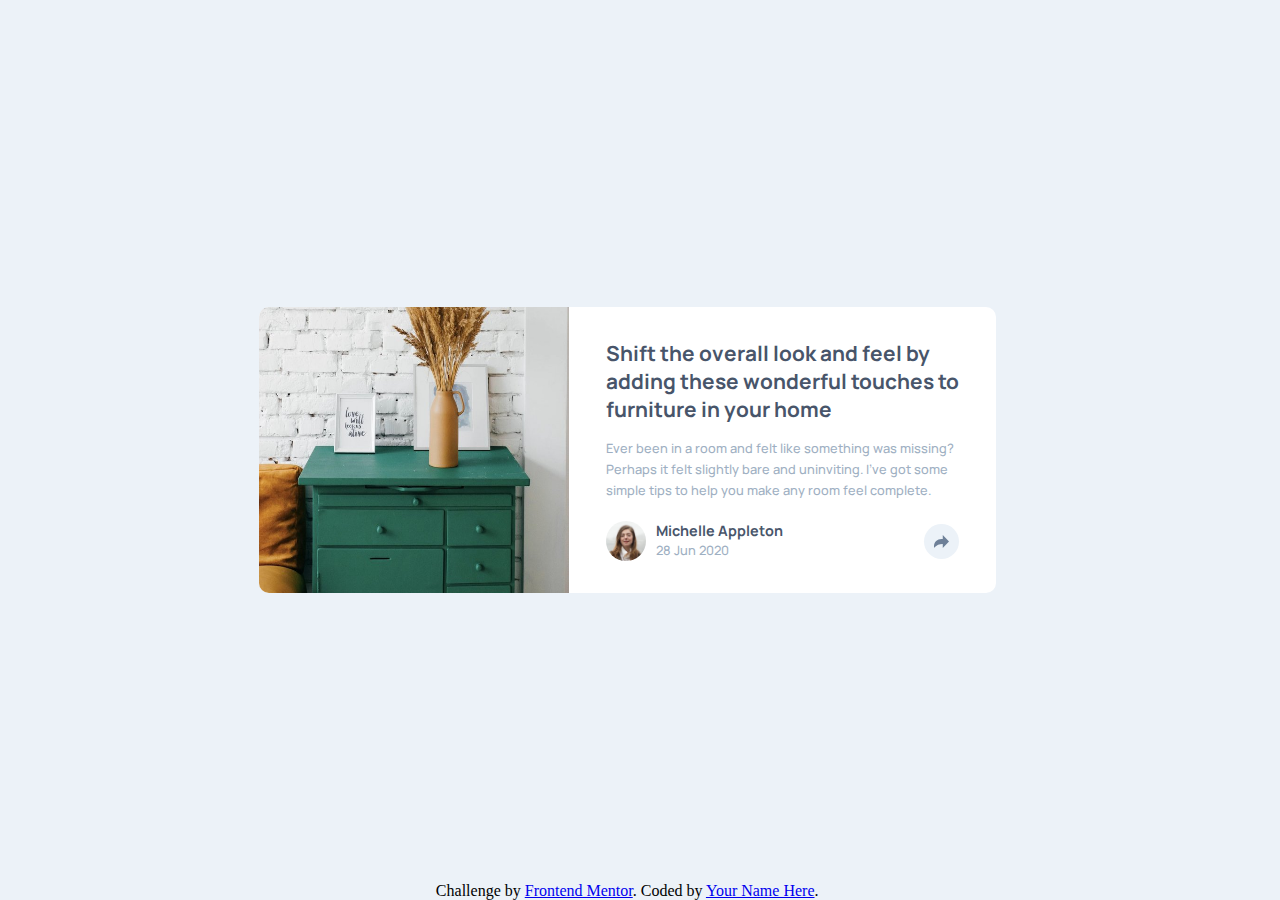
<file: article-preview-component-master/index.html>
<!DOCTYPE html>
<html lang="en">

<head>
  <meta charset="UTF-8">
  <meta name="viewport" content="width=device-width, initial-scale=1.0">
  <link rel="icon" type="image/png" sizes="32x32" href="./images/favicon-32x32.png">
  <title>Frontend Mentor | Article preview component</title>
  <link rel="stylesheet" href="style.css">
</head>

<body>
  <main>
    <div id="imgPrincip">
        <img src="images/drawers.jpg" alt="">
    </div>
    <section>
      <h1>
        Shift the overall look and feel by <br>
        adding these wonderful  touches to <br> 
        furniture in your home
      </h1>
      <p>
        Ever been in a room and felt like something was missing? <br>
        Perhaps it felt slightly bare and uninviting. I’ve got some <br>
        simple tips to help you make any room feel complete.
      </p>
      <footer id="atribuMain">
        <img id="iconMain" src="images/avatar-michelle.jpg" alt="img-girl">
        <div id="nameAtribu">
          <h2>Michelle Appleton</h2>
          <p>28 Jun 2020</p>
        </div>
        <div id="shareImg" onmouseenter="mostrarPopUp()" onmousedown="esconderPopUp()">
          <img src="images/icon-share.svg" alt="incon-share">
        </div>
      </footer>
      <div id="PopUp">
        SHARE
      </div>
    </section>
  </main>

  <footer id="attribution">
    Challenge by <a href="https://www.frontendmentor.io?ref=challenge" target="_blank">Frontend Mentor</a>.
    Coded by <a href="#">Your Name Here</a>.
  </footer>
  <script src="script.js"></script>
</body>

</html>
</file>
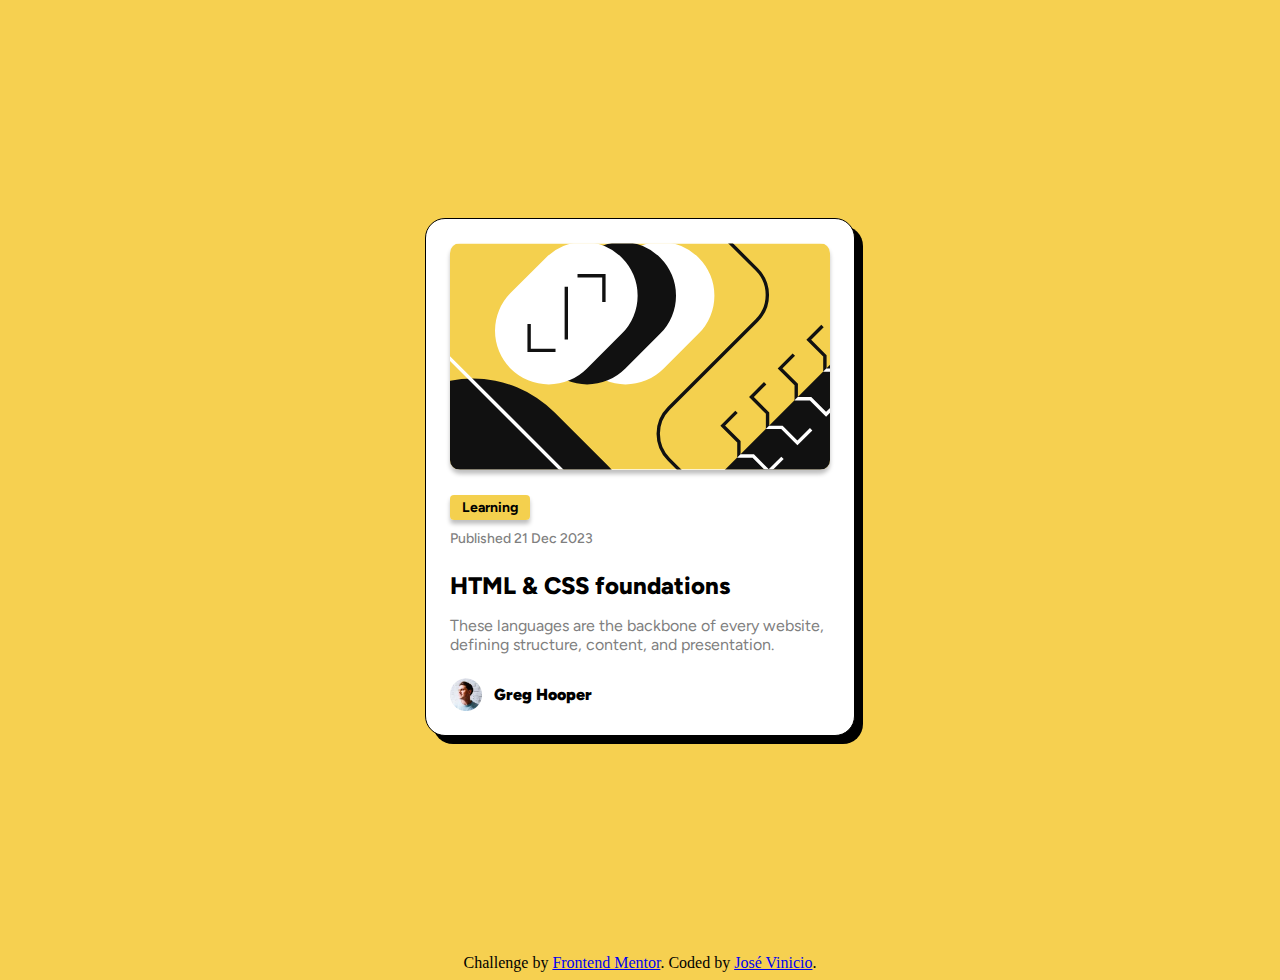
<file: blog-preview-card-main/index.html>
<!DOCTYPE html>
<html lang="en">
<head>
  <meta charset="UTF-8">
  <meta name="viewport" content="width=device-width, initial-scale=1.0">

  <link rel="icon" type="image/png" sizes="32x32" href="assets/images/favicon-32x32.png">
  <title>Frontend Mentor | Blog preview card</title>
  <link rel="stylesheet" href="design/css/style.css">

</head>
<body>
  <main>
    <img src="assets/images/illustration-article.svg" alt="">
    <h2>Learning</h2>
    <p id="p1">Published 21 Dec 2023</p>
    <h1>HTML & CSS foundations</h1>
    <p>These languages are the backbone of every website, defining structure, content, and presentation.</p>
    <div id="autor">
      <img src="assets/images/image-avatar.webp" alt="">
      <p><strong>Greg Hooper</strong></p>
    </div>
  </main>
    <footer>
      Challenge by <a href="https://www.frontendmentor.io?ref=challenge" target="_blank">Frontend Mentor</a>.
      Coded by <a href="https://github.com/JoseVinicioo" target="_blank">José Vinicio</a>.
    </footer>
</body>
</html>
</file>
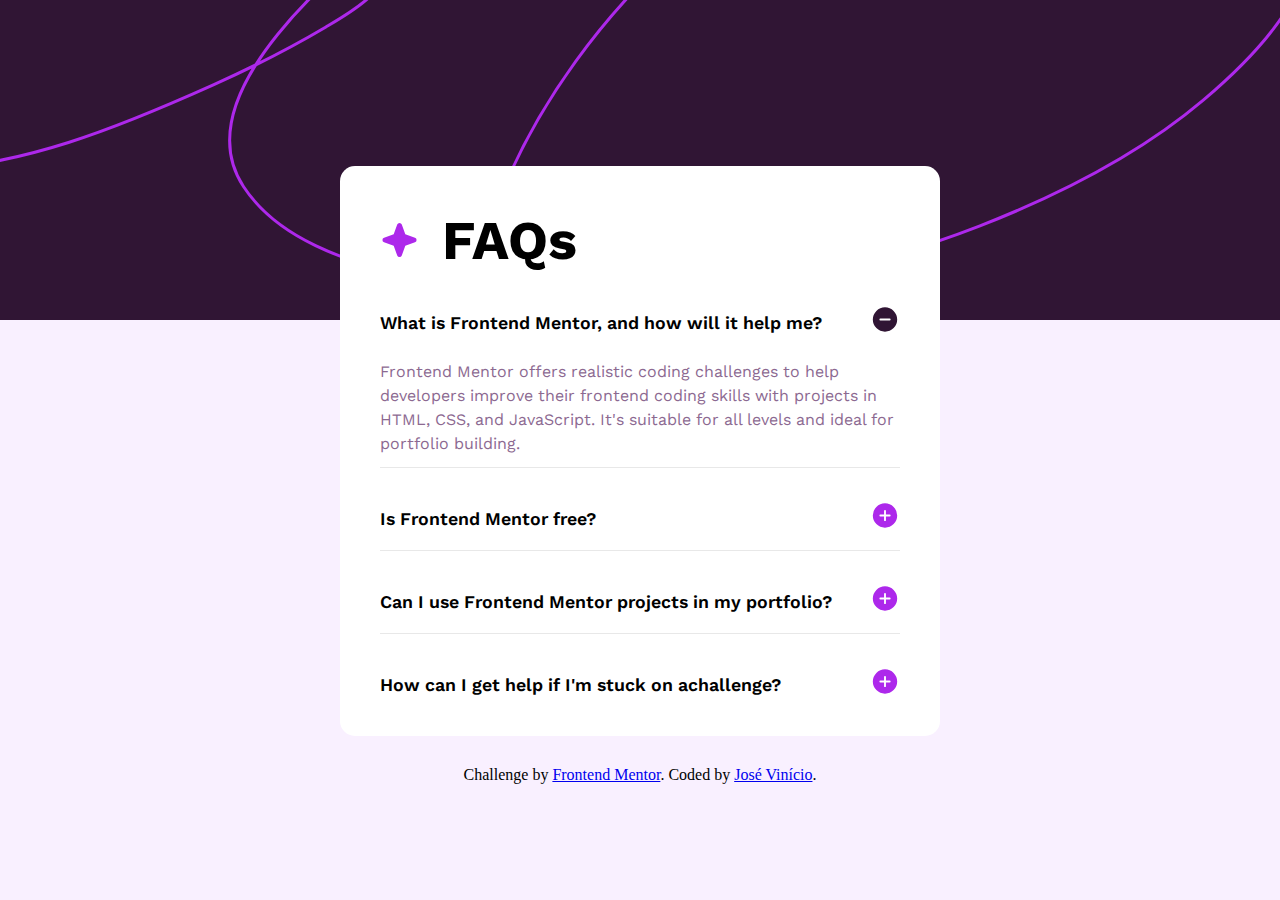
<file: faq-accordion-main/index.html>
<!DOCTYPE html>
<html lang="en">
<head>
  <meta charset="UTF-8">
  <meta name="viewport" content="width=device-width, initial-scale=1.0"> <!-- displays site properly based on user's device -->

  <link rel="icon" type="image/png" sizes="32x32" href="./assets/images/favicon-32x32.png">
  <link rel="stylesheet" href="style.css">
  <title>Frontend Mentor | FAQ accordion</title>
</head>
<body>
  <main>
    <header>
      <img src="assets/images/icon-star.svg" alt="">
      <h1>FAQs</h1>
    </header>
    <article>
      <div id="enco1" class="encolher" onclick="bt1()">
        <h2>What is Frontend Mentor, and how will it help me?</h2>
        <img class="imagens" id="image1" src="assets/images/icon-minus.svg" alt="img-minus">
      </div>
      <p id="box1" class="box visto">
        Frontend Mentor offers realistic coding challenges to help developers improve their
        frontend coding skills with projects in HTML, CSS, and JavaScript. It's suitable for
        all levels and ideal for portfolio building.
      </p>
    </article>
    <article>
      <div class="encolher" onclick="bt2()">
        <h2>Is Frontend Mentor free?</h2>
        <img class="imagens" id="image2" src="assets/images/icon-plus.svg" alt="img-plus">
      </div>
      <p id="box2" class="box ">
        Yes, Frontend Mentor offers both free and premium coding challenges, with the free
        option providing access to a range of projects suitable for all skill levels.
      </p>
    </article>
    <div class="encolher" onclick="bt3()">
      <h2>Can I use Frontend Mentor projects in my portfolio?</h2>
      <img class="imagens" id="image3" src="assets/images/icon-plus.svg" alt="img-plus">
    </div>
      <p id="box3" class="box ">
        Yes, you can use projects completed on Frontend Mentor in your portfolio. It's an excellent
        way to showcase your skills to potential employers!
      </p>
    <article>
      <div class="encolher" onclick="bt4()">
        <h2>How can I get help if I'm stuck on achallenge?</h2>
        <img class="imagens" id="image4" src="assets/images/icon-plus.svg" alt="img-plus">
      </div>
        <p id="box4" class="box ">
          The best place to get help is inside Frontend Mentor's Discord community. There's a help
          channel where you can ask questions and seek support from other community members.
        </p>
    </article>
  </main>

  
  <footer>
      Challenge by <a href="https://www.frontendmentor.io?ref=challenge" target="_blank">Frontend Mentor</a>.
      Coded by <a href="https://github.com/JoseVinicioo" target="_blank">José Vinício</a>.
  </footer>
  <script src="script.js"></script>
</body>
</html>
</file>
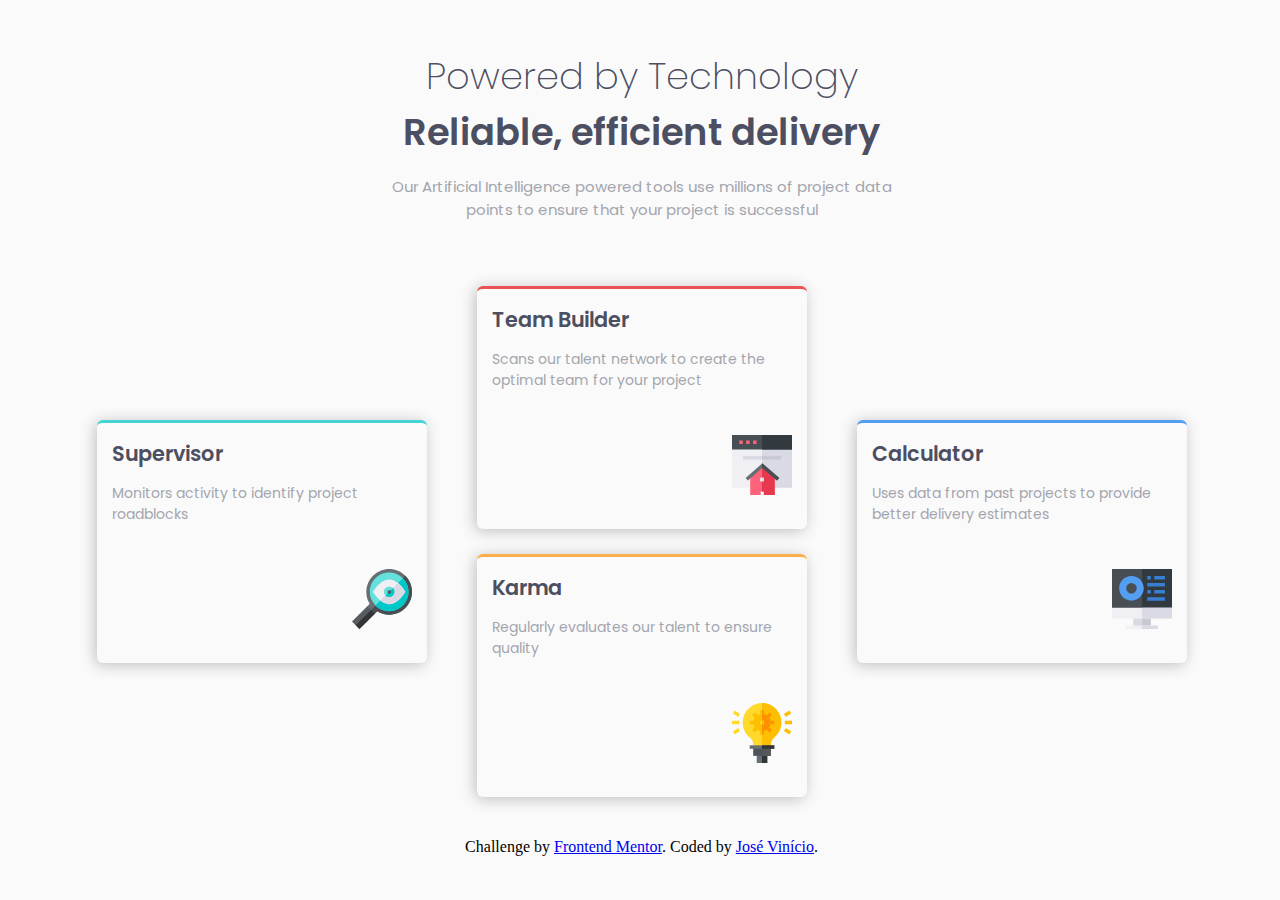
<file: four-card-feature-section-master/index.html>
<!DOCTYPE html>
<html lang="en">

<head>
  <meta charset="UTF-8">
  <meta name="viewport" content="width=device-width, initial-scale=1.0">
  <link rel="icon" type="image/png" sizes="32x32" href="./images/favicon-32x32.png">
  <title>Frontend Mentor | Four card feature section</title>
  <link rel="stylesheet" href="style.css">

</head>

<body>

    <header>
      <h1>Powered by Technology</h1>
      <h2>Reliable, efficient delivery</h2>
      <p>
        Our Artificial Intelligence powered tools use millions of project data <br> points
        to ensure that your project is successful
      </p>
    </header>

  <main>
    <article class="box one" >
      <h1>Supervisor</h1>
      <p>Monitors activity to identify project roadblocks</p>
      <img src="images/icon-supervisor.svg" alt="icon-supervisor">
    </article>
    <div>
      <article class="box two" >
        <h1>Team Builder</h1>
        <p>Scans our talent network to create the optimal team for your project</p>
        <img src="images/icon-team-builder.svg" alt="icon-team-builder">
      </article>
      <article class="box three" >
        <h1>Karma</h1>
        <p>Regularly evaluates our talent to ensure quality</p>
        <img src="images/icon-karma.svg" alt="icon-karma">
      </article>
    </div>
    <article class="box for" >
      <h1>Calculator</h1>
      <p>Uses data from past projects to provide better delivery estimates</p>
      <img src="images/icon-calculator.svg" alt="icon-calculator">
    </article>
  </main>


  <footer>
    <p class="attribution">
      Challenge by <a href="https://www.frontendmentor.io?ref=challenge" target="_blank">Frontend Mentor</a>.
      Coded by <a href="https://github.com/JoseVinicioo" target="_blank">José Vinício</a>.
    </p>
  </footer>
</body>

</html>
</file>
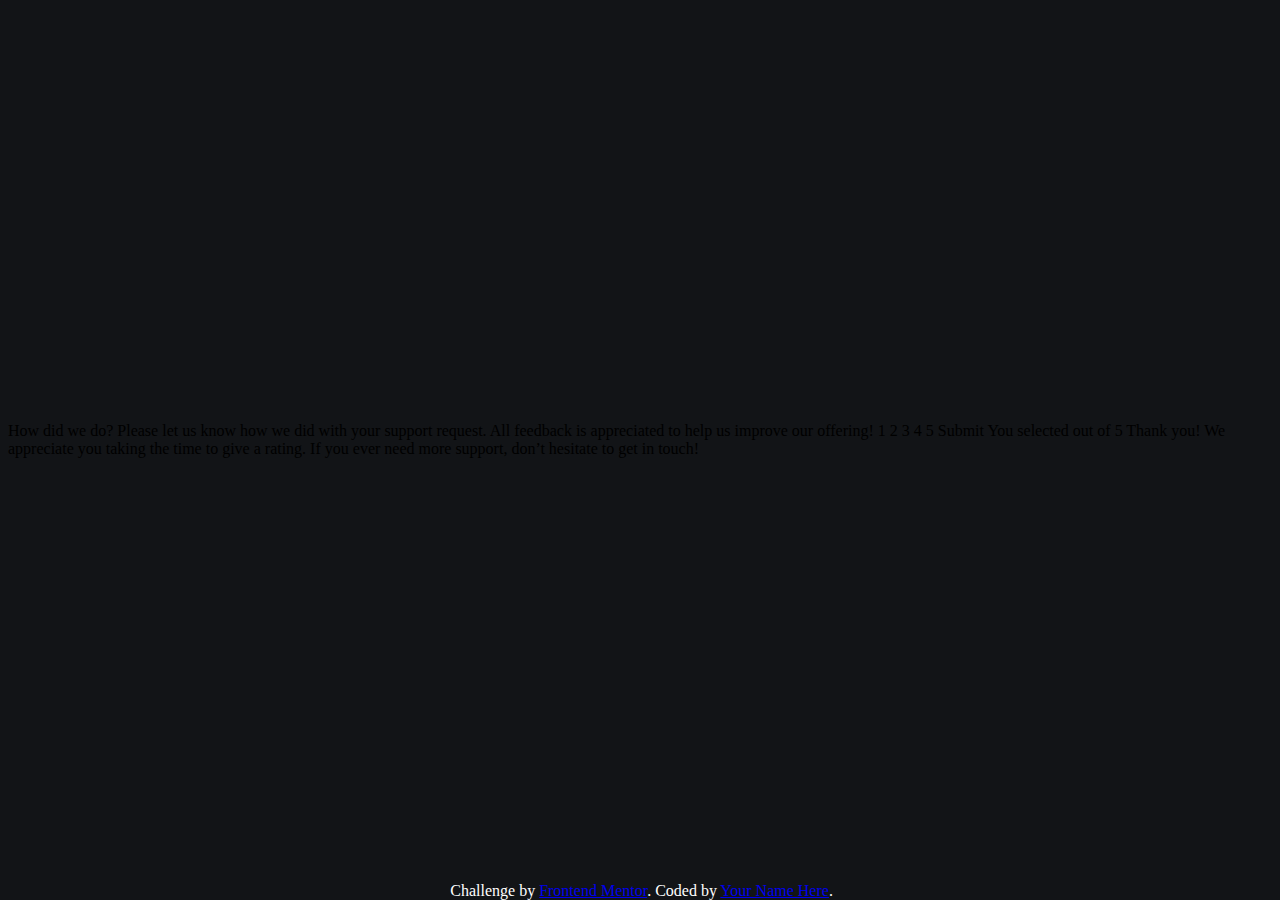
<file: interactive-rating-component-main/index.html>
<!DOCTYPE html>
<html lang="en">

<head>
  <meta charset="UTF-8">
  <meta name="viewport" content="width=device-width, initial-scale=1.0">
  <link rel="icon" type="image/png" sizes="32x32" href="./images/favicon-32x32.png">
  <link rel="stylesheet" href="style.css">
  <title>Frontend Mentor | Interactive rating component</title>
</head>

<body>

  <!-- Rating state start -->

  How did we do?

  Please let us know how we did with your support request. All feedback is appreciated
  to help us improve our offering!

  1 2 3 4 5

  Submit

  <!-- Rating state end -->

  <!-- Thank you state start -->

  You selected <!-- Add rating here --> out of 5

  Thank you!

  We appreciate you taking the time to give a rating. If you ever need more support,
  don’t hesitate to get in touch!

  <!-- Thank you state end -->


  <footer class="attribution">
    Challenge by <a href="https://www.frontendmentor.io?ref=challenge" target="_blank">Frontend Mentor</a>.
    Coded by <a href="#">Your Name Here</a>.
  </footer>
</body>

</html>
</file>
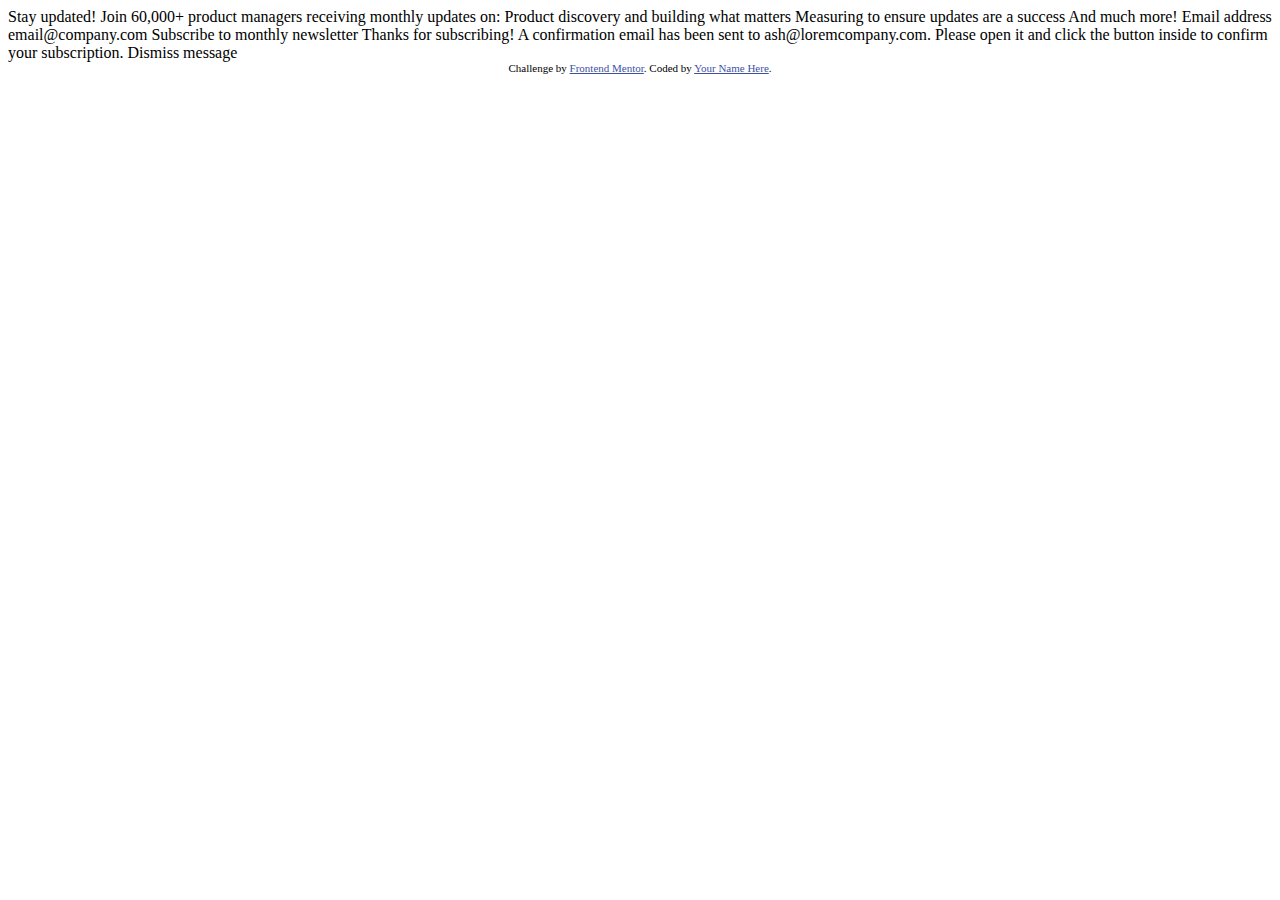
<file: newsletter-sign-up-with-success-message-main/index.html>
<!DOCTYPE html>
<html lang="en">
<head>
  <meta charset="UTF-8">
  <meta name="viewport" content="width=device-width, initial-scale=1.0"> <!-- displays site properly based on user's device -->

  <link rel="icon" type="image/png" sizes="32x32" href="./assets/images/favicon-32x32.png">
  
  <title>Frontend Mentor | Newsletter sign-up form with success message</title>

  <!-- Feel free to remove these styles or customise in your own stylesheet 👍 -->
  <style>
    .attribution { font-size: 11px; text-align: center; }
    .attribution a { color: hsl(228, 45%, 44%); }
  </style>
</head>
<body>

  <!-- Sign-up form start -->

  Stay updated!

  Join 60,000+ product managers receiving monthly updates on:

  Product discovery and building what matters
  Measuring to ensure updates are a success
  And much more!

  Email address
  email@company.com

  Subscribe to monthly newsletter

  <!-- Sign-up form end -->

  <!-- Success message start -->

  Thanks for subscribing!

  A confirmation email has been sent to ash@loremcompany.com. 
  Please open it and click the button inside to confirm your subscription.

  Dismiss message

  <!-- Success message end -->
  
  <div class="attribution">
    Challenge by <a href="https://www.frontendmentor.io?ref=challenge" target="_blank">Frontend Mentor</a>. 
    Coded by <a href="#">Your Name Here</a>.
  </div>
</body>
</html>
</file>
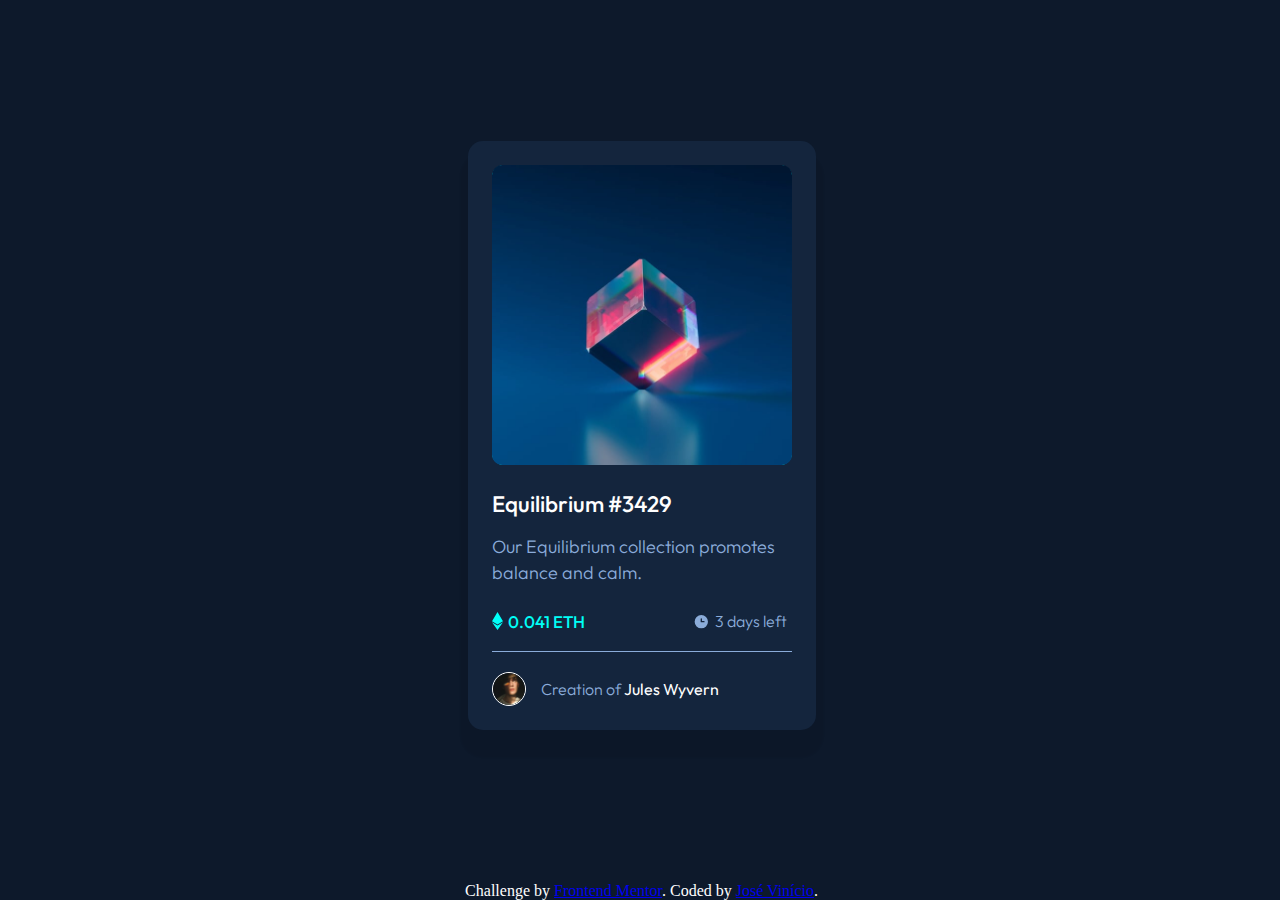
<file: nft-preview-card-component-main/index.html>
<!DOCTYPE html>
<html lang="en">
<head>
  <meta charset="UTF-8">
  <meta name="viewport" content="width=device-width, initial-scale=1.0"> <!-- displays site properly based on user's device -->

  <link rel="icon" type="image/png" sizes="32x32" href="./images/favicon-32x32.png">
  
  <title>Frontend Mentor | NFT preview card component</title>
  <link rel="stylesheet" href="style.css">
</head>
<body>

  <main>
    <div id="container">
      <div id="color">

      </div>
      <img class="bottom-image" src="images/image-equilibrium.jpg" alt="">
      <img class="top-image"  src="images/icon-view.svg" alt="">
    </div>
    <section>
      <h1>Equilibrium #3429</h1>
      <p>Our Equilibrium collection promotes balance and calm.</p>
      <div id="informacoes">
        <div id="nfc">
          <img src="images/icon-ethereum.svg" alt="ethereum-img">
          <h2>0.041 ETH</h2>
        </div>
        <div id="time">
          <img src="images/icon-clock.svg" alt="clock-img">
          <p>3 days left</p>
        </div>
      </div>
    </section>
    <footer id="atribuicao">
      <img src="images/image-avatar.png" alt="img-avatar">
      <p>Creation of <b>Jules Wyvern</b></p>
    </footer>
  </main>

  <footer>
    Challenge by <a href="https://www.frontendmentor.io?ref=challenge" target="_blank">Frontend Mentor</a>. 
    Coded by <a href="https://github.com/JoseVinicioo" target="_blank">José Vinício</a>.
  </footer>
</body>
</html>
</file>
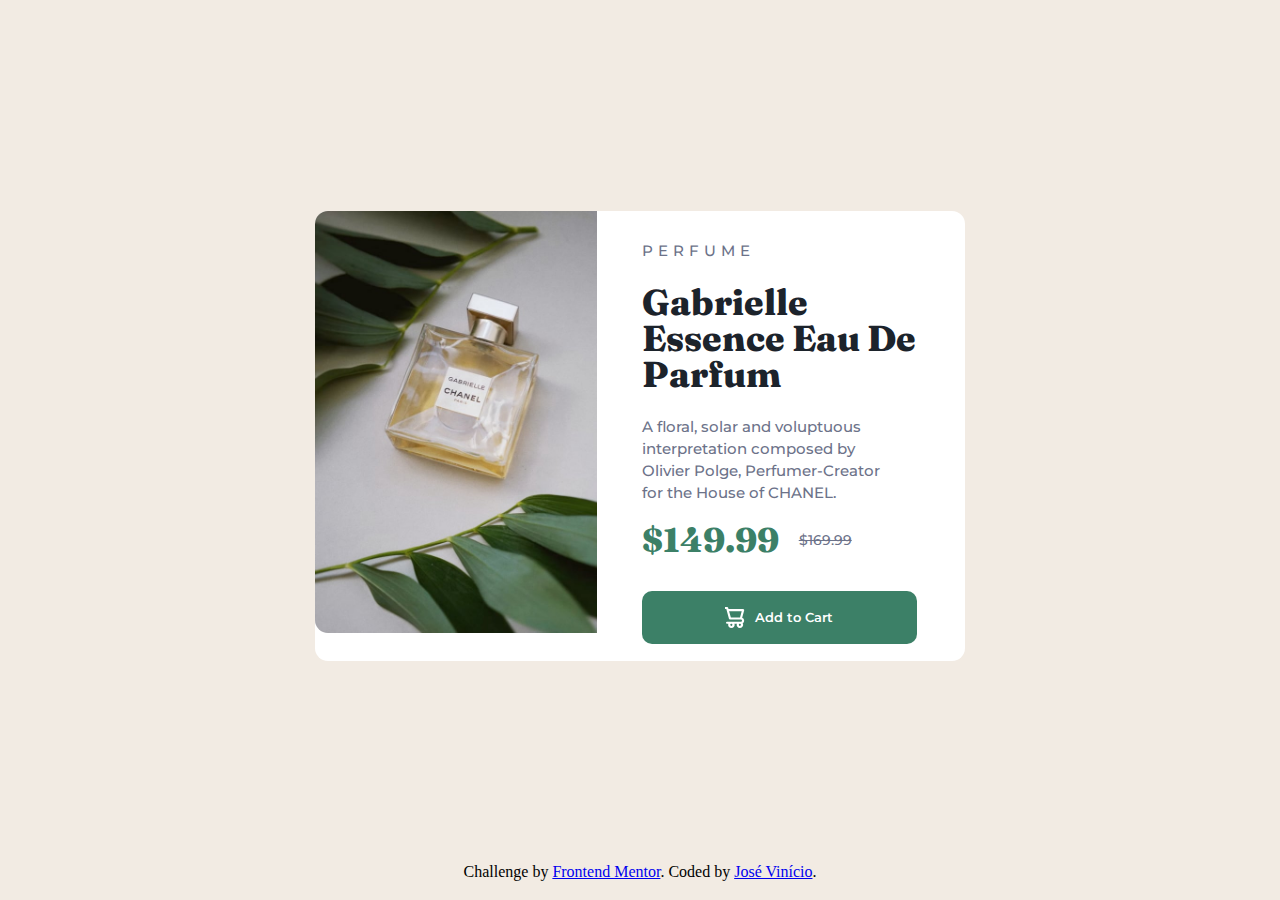
<file: product-preview-card-component-main/index.html>
<!DOCTYPE html>
<html lang="en">
  <head>
    <meta charset="UTF-8" />
    <meta name="viewport" content="width=device-width, initial-scale=1.0" />
    <!-- displays site properly based on user's device -->

    <link
      rel="icon"
      type="image/png"
      sizes="32x32"
      href="./images/favicon-32x32.png"
    />

    <title>Frontend Mentor | Product preview card component</title>
    <link rel="stylesheet" href="style.css" />
  </head>
  <body>
    <main>
      <picture>
        <source media="(max-width: 670px)" srcset="images/image-product-mobile.jpg" type="image/jpg">
        <img id="img" src="images/image-product-desktop.jpg" alt="">
      </picture>
      <div id="conteudo">
        <h2>PERFUME</h2>
        <h1>Gabrielle Essence Eau De Parfum</h1>
        <p>
          A floral, solar and voluptuous interpretation composed by <br> Olivier Polge,
          Perfumer-Creator <br> for the House of CHANEL.
        </p>
        <div id="preco">$149.99 <div id="precoorigin"><s>$169.99</s></div></div>
        <button id="btn">
          <img id="carrin" src="images/icon-cart.svg" alt="">
          Add to Cart
        </button>
      </div>
    </main>

    <footer>
      Challenge by
      <a href="https://www.frontendmentor.io?ref=challenge" target="_blank"
        >Frontend Mentor</a
      >. Coded by <a href="#">José Vinício</a>.
    </footer>
  </body>
</html>
</file>
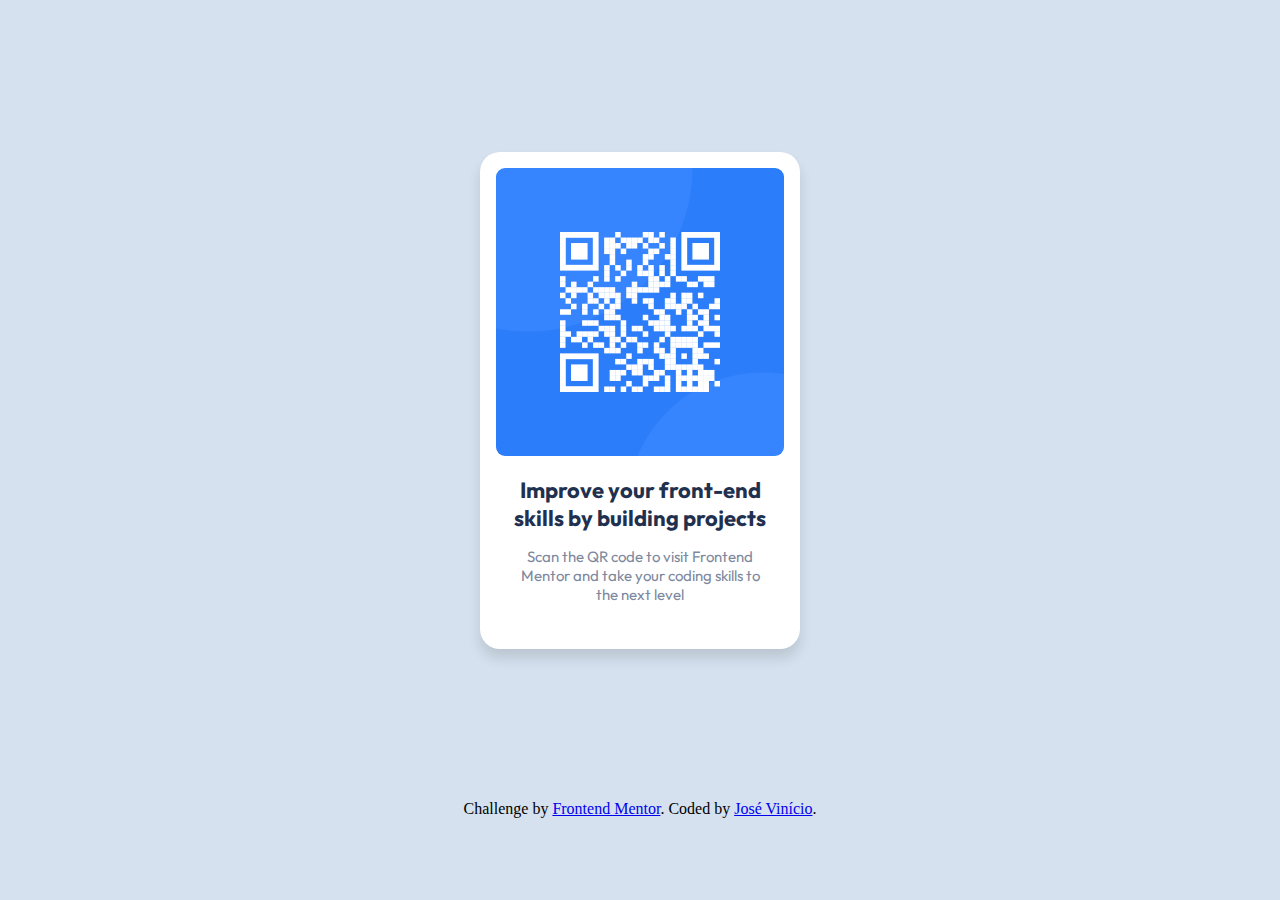
<file: qr-code-component-main/index.html>
<!DOCTYPE html>
<html lang="en">
  <head>
    <meta charset="UTF-8" />
    <meta name="viewport" content="width=device-width, initial-scale=1.0" />
    <link rel="stylesheet" href="images/favicon-32x32.png" />
    <title>Frontend Mentor | QR code component</title>

    <style>
      @import url('https://fonts.googleapis.com/css2?family=Outfit:wght@100..900&display=swap');

      body{
        background-color: #D5E1EF;
        text-align: center;
      }
      main{
        width: 320px;
        height: 497px;
        margin: auto;
        margin-top: 152px;
        margin-bottom: 151px;
        border-radius: 20px;
        background-color: white;
        box-shadow: 0 9px 13px 0px rgba(0, 0, 0, 0.12);
      }
      img{
        width: 288px;
        height: 288px;
        padding: 16px;
        border-radius: 25px;
      }
      h1{
        margin-top: 0;
        color: #1F314F;
        font: bold 22px "Outfit";
      }
      p{
        color: #7D889E;
        font: normal 15px "Outfit";
      }
    </style>

  </head>
  <body>
    <main>
      <img src="images/image-qr-code.png" alt="">
      <h1>Improve your front-end <br> skills by building projects </h1>
      <p>Scan the QR code to visit Frontend <br> Mentor and take your coding skills to <br> the next level</p>
    </main>




    <div class="attribution">
      Challenge by
      <a href="https://www.frontendmentor.io?ref=challenge" target="_blank"
        >Frontend Mentor</a
      >. Coded by <a href="#">José Vinício</a>.
    </div>
  </body>
</html>
</file>
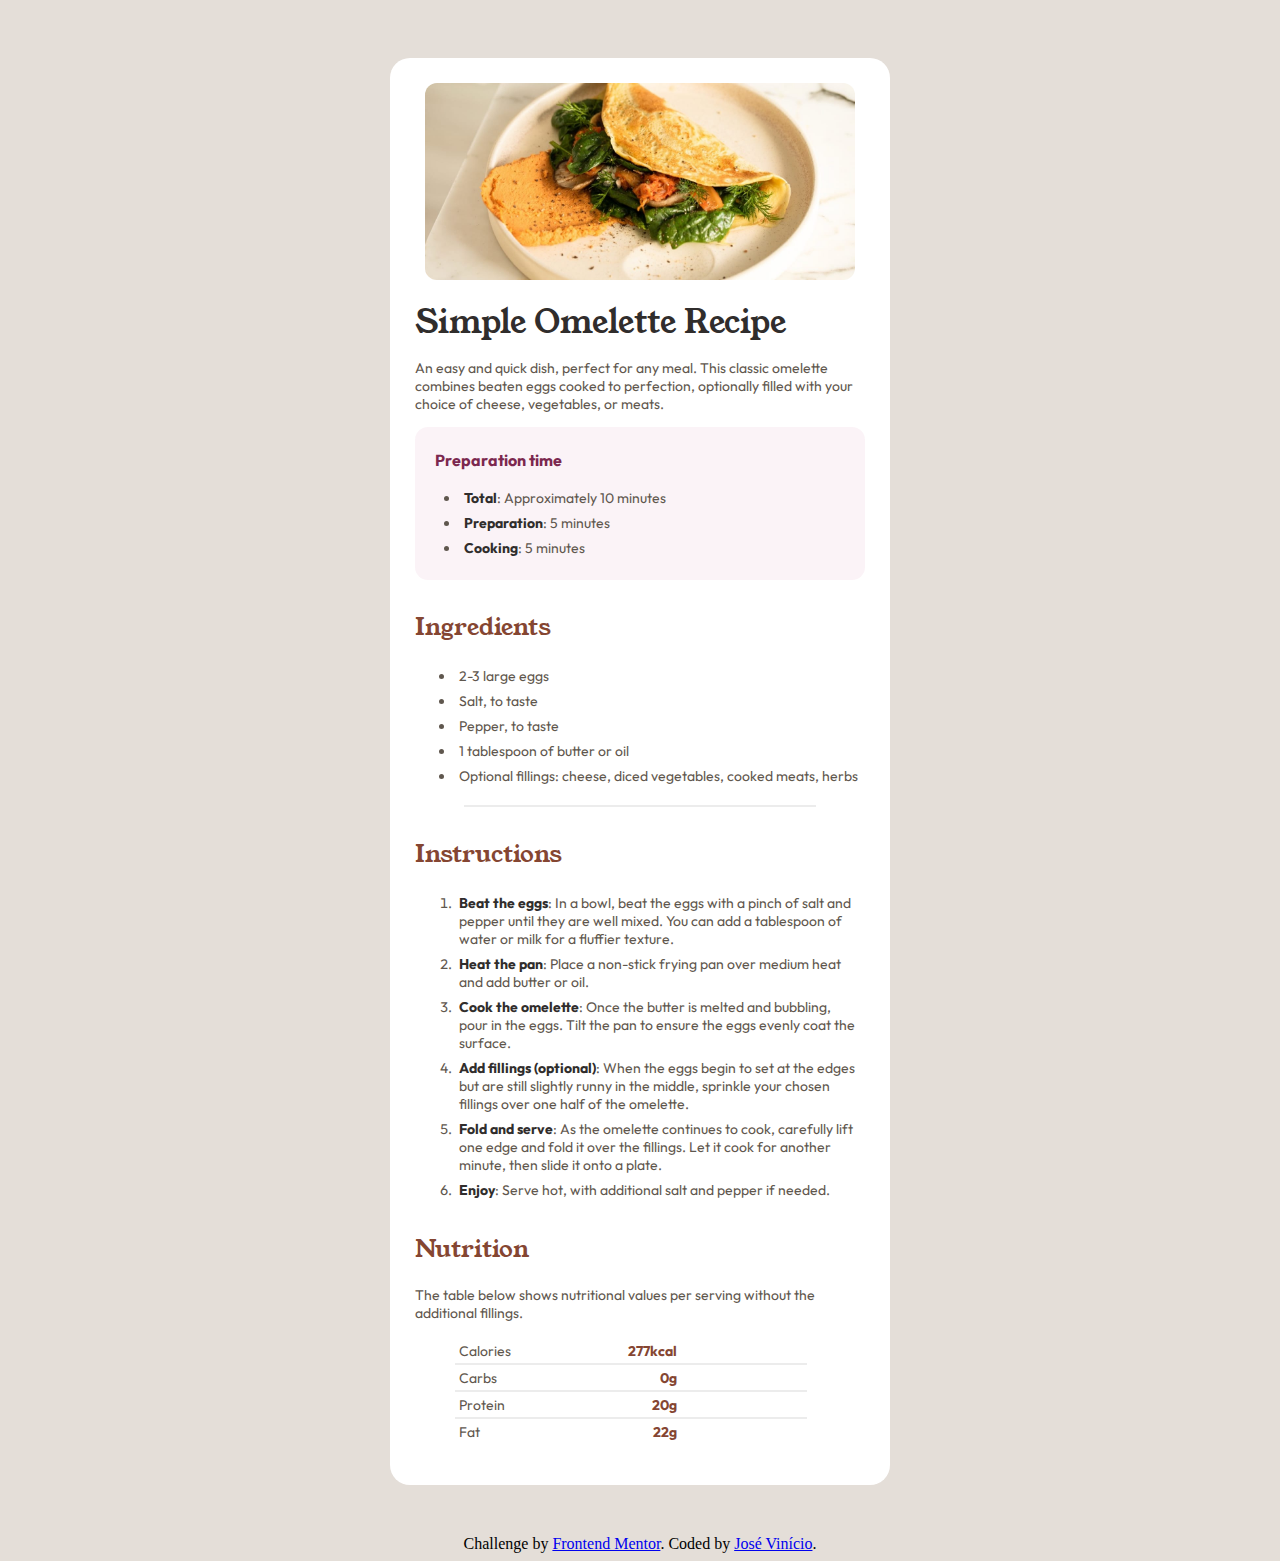
<file: recipe-page-main/index.html>
<!DOCTYPE html>
<html lang="en">
  <head>
    <meta charset="UTF-8" />
    <meta name="viewport" content="width=device-width, initial-scale=1.0" />
    <!-- displays site properly based on user's device -->
    <link
      rel="shortcut icon"
      href="assets/images/favicon-32x32.png"
      type="image/x-icon"
    />

    <title>Frontend Mentor | Recipe page</title>

    <link rel="stylesheet" href="style.css" />
  </head>
  <body>
    <main>
      <img src="assets/images/image-omelette.jpeg" alt="" />
      <h1>Simple Omelette Recipe</h1>
      <p>
        An easy and quick dish, perfect for any meal. This classic omelette
        combines beaten eggs cooked to perfection, optionally filled with your
        choice of cheese, vegetables, or meats.
      </p>
      <div id="Preparation">
        <h3>Preparation time</h3>
        <ul>
          <li><strong>Total</strong>: Approximately 10 minutes</li>
          <li><strong>Preparation</strong>: 5 minutes</li>
          <li><strong>Cooking</strong>: 5 minutes</li>
        </ul>
      </div>
      <h2>Ingredients</h2>
      <ul>
        <li>2-3 large eggs</li>
        <li>Salt, to taste</li>
        <li>Pepper, to taste</li>
        <li>1 tablespoon of butter or oil</li>
        <li>
          Optional fillings: cheese, diced vegetables, cooked meats, herbs
        </li>
      </ul>
      <div class="linha"></div>
      <h2>Instructions</h2>
      <ol>
        <li>
          <strong>Beat the eggs</strong>: In a bowl, beat the eggs with a pinch
          of salt and pepper until they are well mixed. You can add a tablespoon
          of water or milk for a fluffier texture.
        </li>
        <li>
          <strong>Heat the pan</strong>: Place a non-stick frying pan over
          medium heat and add butter or oil.
        </li>
        <li>
          <strong>Cook the omelette</strong>: Once the butter is melted and
          bubbling, pour in the eggs. Tilt the pan to ensure the eggs evenly
          coat the surface.
        </li>
        <li>
          <strong>Add fillings (optional)</strong>: When the eggs begin to set
          at the edges but are still slightly runny in the middle, sprinkle your
          chosen fillings over one half of the omelette.
        </li>
        <li>
          <strong>Fold and serve</strong>: As the omelette continues to cook,
          carefully lift one edge and fold it over the fillings. Let it cook for
          another minute, then slide it onto a plate.
        </li>
        <li>
          <strong>Enjoy</strong>: Serve hot, with additional salt and pepper if
          needed.
        </li>
      </ol>
      <h2>Nutrition</h2>
      <p>
        The table below shows nutritional values per serving without the
        additional fillings.
      </p>
      <ul id="columm">
        <li class="bold">277kcal</li>
        <li>Calories</li>

        <div class="linha"></div>
        <li class="bold">0g</li>
        <li>Carbs</li>

        <div class="linha"></div>
        <li class="bold">20g</li>
        <li>Protein</li>

        <div class="linha"></div>
        <li class="bold">22g</li>
        <li>Fat</li>
      </ul>
    </main>
    <div class="attribution">
      Challenge by
      <a href="https://www.frontendmentor.io?ref=challenge" target="_blank"
        >Frontend Mentor</a
      >. Coded by <a href="#">José Vinício</a>.
    </div>
  </body>
</html>
</file>
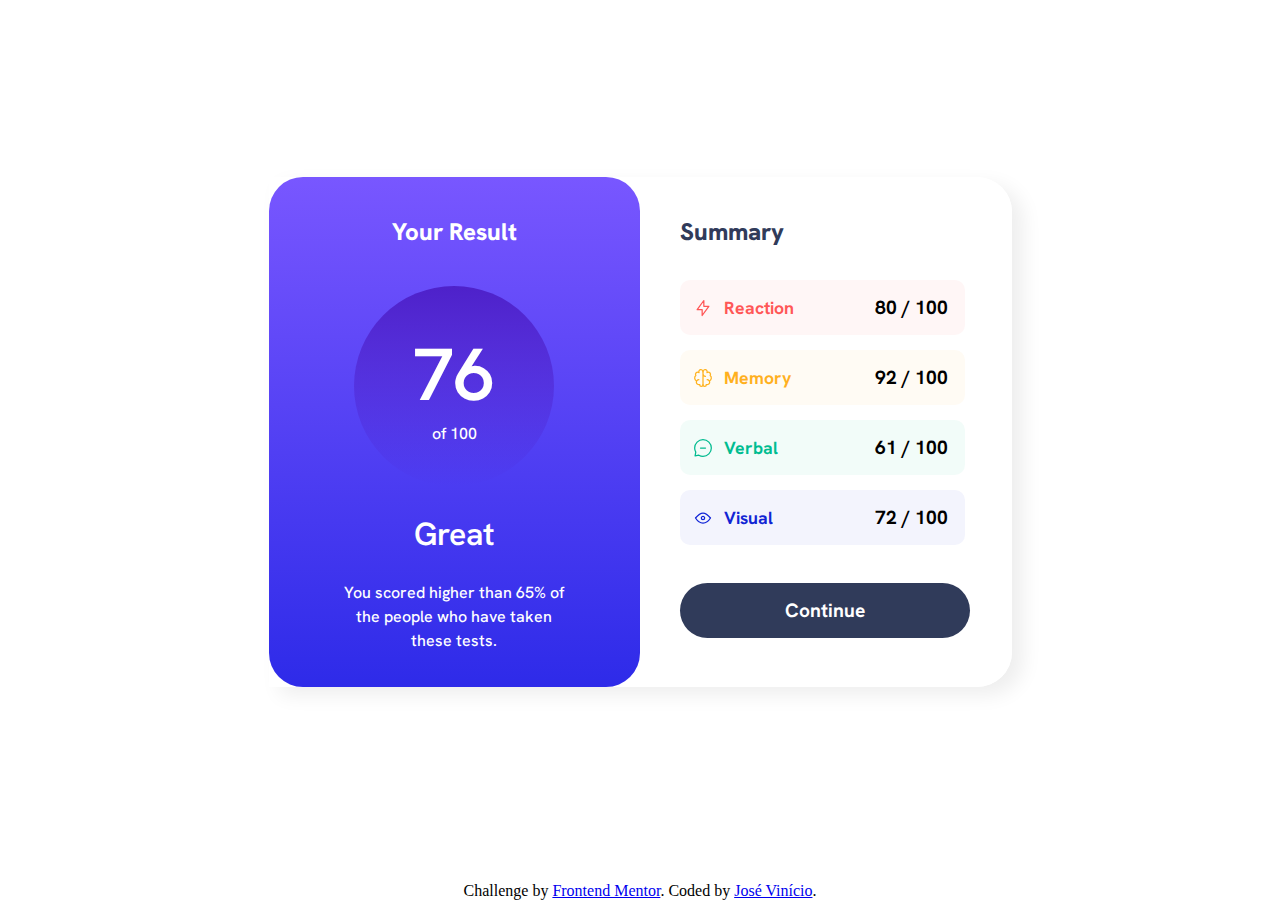
<file: results-summary-component-main/index.html>
<!DOCTYPE html>
<html lang="en">

<head>
  <meta charset="UTF-8">
  <meta name="viewport" content="width=device-width, initial-scale=1.0">

  <link rel="icon" type="image/png" sizes="32x32" href="./assets/images/favicon-32x32.png">

  <title>Frontend Mentor | Results summary component</title>
  <link rel="stylesheet" href="style.css">
</head>

<body>
  <main>

    <section id="result">
      <h3>Your Result</h3>
      <div id="cicle">
        <h1>76</h1>
        <p>of 100</p>
      </div>
      <h2>Great</h2>
      <p>You scored higher than 65% of <br> the people who have taken <br> these tests.</p>
    </section>
    <section id="summary">

      <h3>Summary</h3>

      <div id="container">
        <!-- dados colocados dinamicamente -->

        <!-- <section>
          <img id="image" src="assets/images/icon-reaction.svg" alt="">
          <h4>Reaction</h4>
          80 / 100 -->
          
      </div>

      <button type="button">Continue</button>
    </section>
  </main>
  <footer>
    Challenge by <a href="https://www.frontendmentor.io?ref=challenge" target="_blank">Frontend Mentor</a>.
    Coded by <a href="https://github.com/JoseVinicioo">José Vinício</a>.
  </footer>

  <script>
    function carregar() {
      fetch('data.json')
        .then(Response => Response.json())
        .then(data => {
          const container = document.querySelector('#container')

          data.map(dado => {
            const info = document.createElement('section')
            info.classList.add('info')
            info.style.background = dado.bg

            const img = document.createElement('img')
            img.src = dado.icon
            img.alt = dado.category

            const titulo = document.createElement('h4')
            titulo.textContent = dado.category
            titulo.style.color = dado.font

            const number = document.createElement('p')
            number.textContent = `${dado.score} / 100`

            info.appendChild(img)
            info.appendChild(titulo)
            info.appendChild(number)
            container.appendChild(info)
          })
        })
    }

    carregar()
  </script>
</body>

</html>
</file>
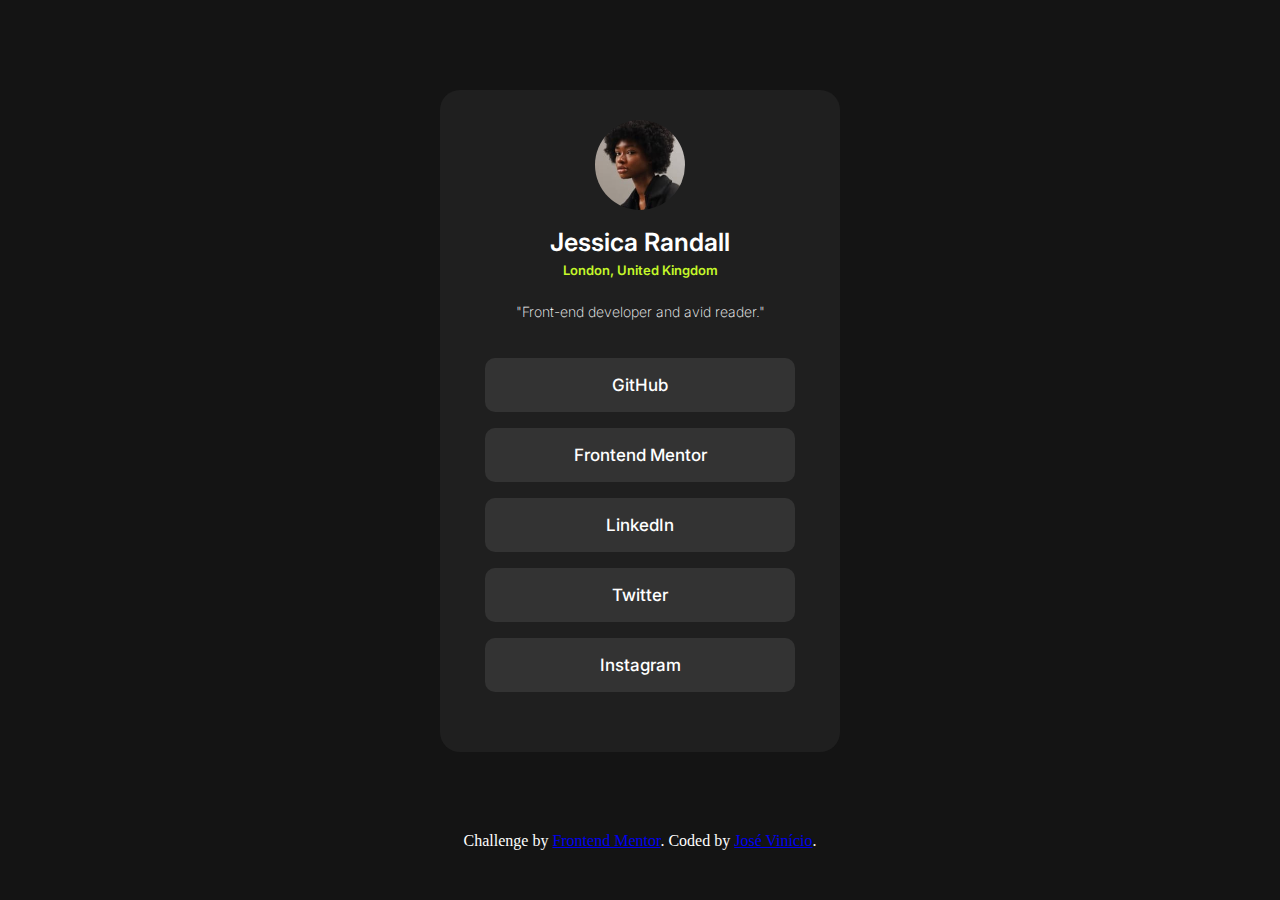
<file: social-links-profile-mai/index.html>
<!DOCTYPE html>
<html lang="en">
  <head>
    <meta charset="UTF-8" />
    <meta name="viewport" content="width=device-width, initial-scale=1.0" />
    <link
      rel="icon"
      type="image/png"
      sizes="32x32"
      href="./assets/images/favicon-32x32.png"
    />
    <title>Frontend Mentor | Social links profile</title>
    <link rel="stylesheet" href="style.css">
  </head>
  <body>
    <main>
      <img src="assets/images/avatar-jessica.jpeg" alt="">
      <h1>Jessica Randall </h1>
      <h2>London, United Kingdom </h2>
      <p>
        "Front-end developer and avid
        reader."
      </p>
      <ul>
        <li><a href="">GitHub</a></li>
        <li><a href="">Frontend Mentor</a></li> <li><a href="">LinkedIn</a></li> <li><a href="">Twitter</a></li> <li><a href="">Instagram</a></li>
      </ul>
    </main>

    <div class="attribution">
      Challenge by
      <a href="https://www.frontendmentor.io?ref=challenge" target="_blank"
        >Frontend Mentor</a
      >. Coded by <a href="https://github.com/JoseVinicioo" target="_blank">José Vinício</a>.
    </div>
  </body>
</html>
</file>
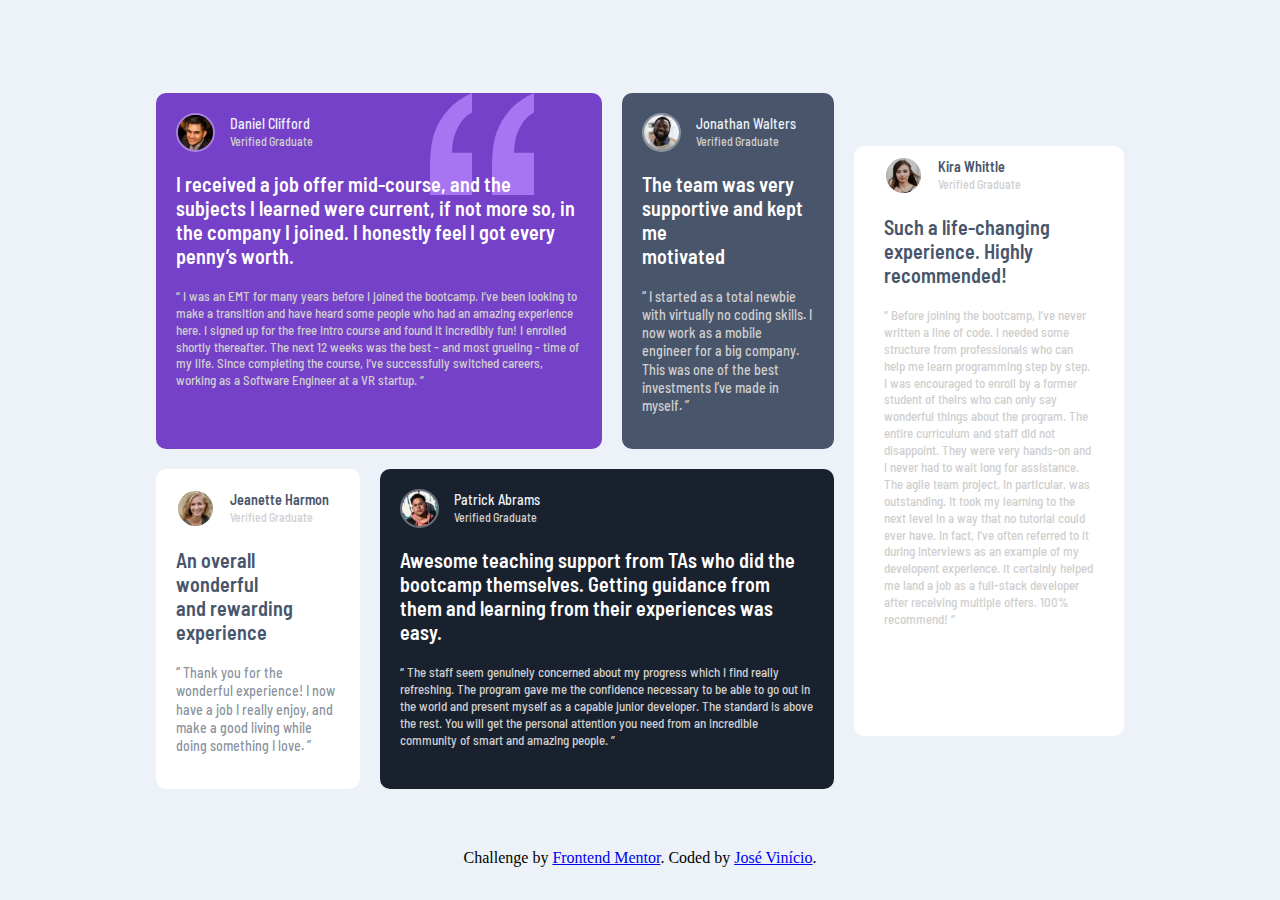
<file: testimonials-grid-section-main/index.html>
<!DOCTYPE html>
<html lang="en">

<head>
  <meta charset="UTF-8">
  <meta name="viewport" content="width=device-width, initial-scale=1.0">
  <link rel="icon" type="image/png" sizes="32x32" href="./images/favicon-32x32.png">
  <title>Frontend Mentor | [Challenge Name Here]</title>
  <link rel="stylesheet" href="style.css">
</head>

<body>
  <main>
    <div class="forbox">
      <div class="cima">
        <article class="maior" id="box1">
          <div class="info">
            <img src="images/image-daniel.jpg" alt="image-daniel">
            <div>
              <h1>Daniel Clifford</h1>
              <h2>Verified Graduate</h2>
            </div>
          </div>
          <h3>
            I received a job offer mid-course, and the subjects I learned were current, if not more so,
            in the company I joined. I honestly feel I got every penny’s worth.
          </h3>
          <p>
            “ I was an EMT for many years before I joined the bootcamp. I’ve been looking to make a
            transition and have heard some people who had an amazing experience here. I signed up
            for the free intro course and found it incredibly fun! I enrolled shortly thereafter.
            The next 12 weeks was the best - and most grueling - time of my life. Since completing
            the course, I’ve successfully switched careers, working as a Software Engineer at a VR startup. ”
          </p>
        </article>
        <article class="menor" id="box2">
          <div class="info">
            <img src="images/image-jonathan.jpg" alt="image-jonathan">
            <div>
              <h1>Jonathan Walters</h1>
              <h2>Verified Graduate</h2>
            </div>
          </div>
          <h3>The team was very <br> supportive and kept me <br> motivated</h3>
          <p>
            “ I started as a total newbie with virtually no coding skills. I now work as a mobile engineer
            for a big company. This was one of the best investments I’ve made in myself. ”
          </p>
        </article>
      </div>
      <div class="baixo">

        <article class="menor" id="box3">
          <div class="info">
            <img src="images/image-jeanette.jpg" alt="image-jeanette">
            <div>
              <h1>Jeanette Harmon</h1>
              <h2>Verified Graduate</h2>
            </div>
          </div>
          <h3>An overall wonderful <br> and rewarding <br> experience</h3>
          <p>
            “ Thank you for the wonderful experience! I now have a job I really enjoy, and make a good living
            while doing something I love. ”
          </p>
        </article>
        <article class="maior" id="box4">
          <div class="info">
            <img src="images/image-patrick.jpg" alt="image-patrick">
            <div>
              <h1>Patrick Abrams</h1>
              <h2>Verified Graduate</h2>
            </div>
          </div>
          <h3>
            Awesome teaching support from TAs who did the bootcamp themselves. Getting guidance from them and
            learning from their experiences was easy.
          </h3>
          <p>
            “ The staff seem genuinely concerned about my progress which I find really refreshing. The program
            gave me the confidence necessary to be able to go out in the world and present myself as a capable
            junior developer. The standard is above the rest. You will get the personal attention you need from
            an incredible community of smart and amazing people. ”
          </p>
        </article>
      </div>
    </div>
    <article id="ultbox">
      <div class="info">
        <img src="images/image-kira.jpg" alt="image-kira">
        <div>
          <h1>Kira Whittle</h1>
          <h2>Verified Graduate</h2>
        </div>
      </div>
      <h3>Such a life-changing experience. Highly recommended!</h3>
      <p>
        “ Before joining the bootcamp, I’ve never written a line of code. I needed some structure from
        professionals who can help me learn programming step by step. I was encouraged to enroll by a former
        student of theirs who can only say wonderful things about the program. The entire curriculum and staff
        did not disappoint. They were very hands-on and I never had to wait long for assistance. The agile team
        project, in particular, was outstanding. It took my learning to the next level in a way that no tutorial
        could ever have. In fact, I’ve often referred to it during interviews as an example of my developent
        experience. It certainly helped me land a job as a full-stack developer after receiving multiple offers.
        100% recommend! ”
      </p>
    </article>

  </main>
    <footer>
      Challenge by <a href="https://www.frontendmentor.io?ref=challenge" target="_blank">Frontend Mentor</a>.
      Coded by <a href="https://github.com/JoseVinicioo">José Vinício</a>.
    </footer>
</body>

</html>
</file>
<file: article-preview-component-master/style.css>
@charset "UTF-8";

@import url('https://fonts.googleapis.com/css2?family=Manrope:wght@200..800&display=swap');

:root {
    --Very-Dark-Grayish-Blue: rgb(72, 85, 106);
    --Desaturated-Dark-Blue: rgb(109, 127, 151);
    --Grayish-Blue: rgb(158, 175, 194);
    --Light-Grayish-Blue: rgb(236, 242, 248);
}

body {
    margin: 0;
    width: 98vw;
    height: 100vh;
    display: flex;
    flex-direction: column;
    align-items: center;
    justify-content: center;
    background-color: var(--Light-Grayish-Blue);
}

main:first-child {
    height: auto;
    display: flex;
    flex-wrap: wrap;
    background-color: white;
    border-radius: 10px;
    position: relative;
}

#PopUp:last-child {
    display: none;
    width: 150px;
    height: 40px;
    position: absolute;
    margin-top: -100px;
    margin-left: 260px;
    background-color: var(--Desaturated-Dark-Blue);
}

section {
    padding: 32px 37px;
}

#imgPrincip>img {
    width: 310px;
    height: 100%;
    border-radius: 10px 0px 0px 10px;
}

h1 {
    font: 700 1.3rem "Manrope";
    margin-top: 0;
    margin-bottom: 15px;
    color: var(--Very-Dark-Grayish-Blue);
}

h2 {
    font: 700 0.9rem "Manrope";
    color: var(--Very-Dark-Grayish-Blue);
}

p {
    font: 500 0.8rem "Manrope";
    line-height: 21px;
    color: var(--Grayish-Blue);
}

#atribuMain {
    position: relative;
    display: flex;
    align-items: center;
    margin-top: 20px;
}

#nameAtribu {
    display: flex;
    flex-direction: column;
    margin-left: 10px;
}

#nameAtribu>h2,
p {
    margin: 0;
}

#iconMain {
    width: 40px;
    height: 40px;
    border-radius: 50%;
}

#shareImg {
    width: 15px;
    height: 15px;
    border-radius: 50%;
    padding: 10px;
    background-color: var(--Light-Grayish-Blue);
    position: absolute;
    right: 0;
}

#attribution {
    position: absolute;
    bottom: 0;
}
</file>
<file: blog-preview-card-main/design/css/style.css>
@import url('https://fonts.googleapis.com/css2?family=Figtree:ital,wght@0,300..900;1,300..900&display=swap');

body{
    background-color: #F6D050;
}
main{
    min-width: 320px;
    max-width: 380px;
    margin: auto;
    margin-top: 218px;
    margin-bottom: 218px;
    padding: 24px;
    border: 1px solid black;
    box-shadow: 8px 8px 0px black;
    border-radius: 20px;
    background-color: white;
}
img{
    width: 100%;
    margin-bottom: 24px;
    border-radius: 10px;
    box-shadow: 0px 4px 4px rgba(0, 0, 0, 0.25);
}
main > h2{
    font: bold 14px "Figtree";
    padding: 4px 12px;
    border-radius: 4px;
    box-shadow: 0px 4px 4px rgba(0, 0, 0, 0.25);
    display: inline;
    background-color: #F4D04E;
}
main #p1{
    font: 500 14px "Figtree";
}
main > h1{
    margin: 0;
    font: 800 24px "Figtree";
}
main > h1:hover{
    color: #F4D04E;
    cursor: pointer;
}
p{
    color: #7F7F7F;
    margin-bottom: 24px;
    font: 400 16px "Figtree";
}
#autor{
    display: flex;
    align-items: center;
}
#autor > img{
    width: 32px;
    margin: 0;
    box-shadow: none;
    display: inline;
}
#autor > p{
    display: inline;
    margin: 0;
    margin-left: 12px;
    padding: 0;
    color: black;
    font: 900 16px "Figtree";

}


footer{
    text-align: center;
    margin-top: 20px;
}
</file>
<file: faq-accordion-main/style.css>
@charset "UTF-8";

@import url('https://fonts.googleapis.com/css2?family=Work+Sans:ital,wght@0,100..900;1,100..900&display=swap');

:root{
    --White: rgb(255, 255, 255);
    --Light-pink: rgb(249, 240, 255);
    --Grayish-purple: rgb(140, 105, 145);
    --Dark-purple: rgb(47, 21, 51);
}

body{
    margin: 0;
    width: 100vw;
    height: 96vh;
    background: var(--Light-pink) url(assets/images/background-pattern-desktop.svg) repeat-x center top;
    display: flex;
    flex-direction: column;
    justify-content: center;
    align-items: center;
}
h1{
    margin: 0;
}
.encolher{
    position: relative;
    margin: 0;
    margin-bottom: 19px;
    display: flex;
    align-items: end;
    border-top: 1px solid rgba(0, 0, 0, 0.089);
}
#enco1{
    border: none;
}
.encolher > img{
    position: absolute;
    right: 0;
}
.box{
    display: none;
    
}
.visto{
    display: block;
}
.imagens:hover{
    cursor: pointer;
}
h2{
    font: 600 1.11em "Work Sans";
    margin-top: 40px;
    margin-bottom: 2px;
}
h2:hover{
    color: #AD28EB;
    cursor: pointer;
}
p{
    font: 400 16px "Work Sans";
    color: var(--Grayish-purple);
    line-height: 1.5;
    margin-top: 25px;
    margin-bottom: 11px;
}
main{
    margin: 0;
    margin-top: 85px;
    border-radius: 15px;
    padding: 0px 40px;
    background-color: var(--White);
    width: 520px;
    height: 570px;
}
header{
    margin-top: 42px;
    display: flex;
    align-items: center;
    gap: 23px;
    font: 600 1.7em "Work Sans";
}
header > img{
    height: 40px;
}
footer{
    text-align: center;
    position: absolute;
    width: 100%;           
}

@media (max-width: 620px) {
    h2{
        max-width: 90%;
    }
    body{
        width: 100vw;
        height: auto;
    }
    main{
        max-width: 70vw;
        height: auto;
    }
}
@media (min-width: 310px) {
    footer{
        position: relative;
        margin-top: 30px;
    }
}
</file>
<file: four-card-feature-section-master/style.css>
@charset "UTF-8";

@import url('https://fonts.googleapis.com/css2?family=Poppins:ital,wght@0,100;0,200;0,300;0,400;0,500;0,600;0,700;0,800;0,900;1,100;1,200;1,300;1,400;1,500;1,600;1,700;1,800;1,900&display=swap');

:root{
    --Red: hsl(0, 78%, 62%);
    --Cyan: hsl(180, 62%, 55%);
    --Orange: hsl(34, 97%, 64%);
    --Blue: hsl(212, 86%, 64%);
    --Very-Dark-Blue: hsl(234, 12%, 34%);
    --Grayish-Blue: hsl(229, 6%, 66%);
    --Very-Light-Gray: rgb(250, 250, 250);
}

body{
    height: 96vh;
    width: 99%;
    display: flex;
    flex-direction: column;
    align-items: center;
    justify-content: center;
    background-color: var(--Very-Light-Gray);
}
header{
    margin: 40px auto;
    display: flex;
    flex-direction: column;
    align-items: center;
    text-align: center;
}
header > h1{
    font: 200 2.3em 'Poppins';
    color: var(--Very-Dark-Blue);
    margin: 0;
}
header > h2{
    font: 600 2.3em 'Poppins';
    color: var(--Very-Dark-Blue);
    margin: 0;
}
header > p{
    font: 400 15px 'Poppins';
    color: var(--Grayish-Blue);
    margin-bottom: 0;
}
main{
    display: flex;
    align-items: center;
    margin: 0;
}
.box{
    width: 300px;
    height: 210px;
    background-color: var(--Very-Light-Gray);
    border-radius: 6px;
    box-shadow: -2px 2px 15px 0px rgba(0, 0, 0, 0.24);
    margin: 25px;
    padding: 15px;
}
.box > h1{
    font: 600 1.3em 'Poppins';
    color: var(--Very-Dark-Blue);
    margin: 0;
}
.box > p{
    font: 400 14px 'Poppins';
    color: var(--Grayish-Blue);
    margin: 5;
}
.box > img{
    margin-left: 240px;
    margin-top: 30px;
    width: 60px;
}
.one{
    border-top: 3.5px solid var(--Cyan);
}
.two{
    border-top: 3.5px solid var(--Red);
}
.three{
    border-top: 3.5px solid var(--Orange);
}
.for{
    border-top: 3.5px solid var(--Blue);
}

@media (max-width: 1024px){
    body{
        height: auto;
    }
    .one {
        align-self: flex-start;
    }

    .for {
        position: absolute;
        align-self: flex-end;
    }
}
@media (max-width: 760px) {
    body{
        height: auto;
    }
    main{
        flex-direction: column;
    }
    .for{
        position: relative;
    }
    
}
</file>
<file: interactive-rating-component-main/style.css>
@charset "UTF-8";


@import url('https://fonts.googleapis.com/css2?family=Overpass:ital,wght@0,100..900;1,100..900&display=swap');

:root{
    --White: rgb(255, 255, 255);
    --Light-Grey: rgb(149, 158, 172);
    --Medium-Grey: rgb(124, 135, 152);
    --Dark-Blue: rgb(37, 45, 55);
    --Very-Dark-Blue: rgb(18, 20, 23);
    --Orange: rgb(251, 116, 19);

}

body{
    width: 99vw;
    height: 96vh;
    display: flex;
    flex-direction: column;
    align-items: center;
    justify-content: center;
    background-color: var(--Very-Dark-Blue);
}
main{
    margin-top: 30px;
    background:linear-gradient(to top,#171E28,#1C232D,#1E252F,#222933,#242935,#232A34);
    background-color: white;
    width: 350px;
    height: 370px;
    padding: 26px;
    border-radius: 30px;
}
#pag1{
    display: flex;
    flex-direction: column;
}
#pag1 > img{
    width: 15px;
    margin-top: 7px;
    padding: 16px;
    border-radius: 50%;
    background-color: var(--Dark-Blue);
    border: none;
}
h1{
    margin-top: 29px;
    margin-bottom: 10px;
    font: 700 1.8rem "Overpass";
    color: var(--White);
}
p{
    font: 500 0.9rem "Overpass";
    color: var(--Medium-Grey);
    line-height: 1.6;
    margin: 0;
}
ul{
    display: flex;
    justify-content: center;
    align-items: center;
    list-style: none;
    gap: 23px;
    padding-left: 0;
}
.boxstyle{
    margin-top: 10px;
    display: flex;
    align-items: center;
    justify-content: center;
    font: 700 1rem "Overpass";
    color: var(--Light-Grey);
    border-radius: 50%;
    background-color: var(--Dark-Blue);
    padding: 15px;
    width: 20px;
    height: 20px;
    cursor: pointer;
}
.ativo{
    background-color: var(--Orange);
    color: var(--White);
    
}
.hover:hover{
    color: var(--White);
    background-color: var(--Light-Grey);
}

button{
    margin-top: 18px;
    padding: 14px;
    border-radius: 25px;
    font: 700 1rem "Overpass";
    color: var(--White);
    background-color: var(--Orange);
    text-transform: uppercase;
    letter-spacing: 1px;
    border: none;
}
button:hover{
    color: var(--Orange);
    background-color: var(--White);
    cursor: pointer;
}

#resu{
    display: none;
    flex-direction: column;
    align-items: center;
    text-align: center;
}
#resu > img{
    width: 170px;
    margin-top: 15px;
}
#numberselect > p{
    font: 400 0.95rem "Overpass";
    line-height: 0;
    margin-top: 27px;
    background-color: var(--Dark-Blue);
    color: var(--Orange);
    padding: 17px 25px;
    border-radius: 20px;
}
footer{
    position: absolute;
    bottom: 0;
    margin: 0;
    color: var(--White);
}

@media (max-width: 500px) {
    main{
        width: 80vw;
        height: auto;
    }
}
</file>
<file: nft-preview-card-component-main/style.css>
@charset "UTF-8";

@import url('https://fonts.googleapis.com/css2?family=Outfit:wght@100..900&display=swap');

:root{
    --Soft-blue: hsl(215, 51%, 70%);
    --Cyan: hsl(178, 100%, 50%);
    /* main BG */
    --Very-dark-blue-main: hsl(217, 54%, 11%);
    /* card BG */
    --Very-dark-blue-card: hsl(216, 50%, 16%);
    /* line */
    --Very-dark-blue: hsl(215, 32%, 27%);
    --White: hsl(0, 0%, 100%);
}

body{
    width: 99vw;
    height: 95vh;
    display: flex;
    flex-direction: column;
    align-items: center;
    justify-content: center;
    background-color: var(--Very-dark-blue-main);
}
main{
    background-color: var(--Very-dark-blue-card);
    padding: 24px;
    width: 300px;
    border-radius: 15px;
    box-shadow: 0px 20px 1px 8px rgba(0, 0, 0, 0.048);
}
#container{
    position: relative;
    height: 300px;
    width: 300px;
    display: flex;
    align-items: center;
    justify-content: center;
}
.bottom-image, #color{
    background-color: var(--Cyan);
    position: absolute;
    top: 0;
    left: 0;
    width: 100%;
    height: 100%;
    transition: all 0.3s ease;
    border-radius: 10px;
}
#color{
    border-radius: 12px;
}
.top-image {
    transition: opacity 0.3s ease;
    opacity: 0;
}

#container:hover .top-image {
    opacity: 1;
    cursor: pointer;
}
#container:hover .bottom-image{
    opacity: 0.5;
    cursor: pointer;
}
h1{
    margin-top: 25px;
    margin-bottom: 16px;
    font: 500 1.4rem "Outfit";
    color: var(--White);
}
h1:hover{
    color: var(--Cyan);
    cursor: pointer;
}
p{
    font: 300 1.13rem "Outfit";
    color: var(--Soft-blue);
    line-height: 1.4;
    margin-top: 0px;
    margin-bottom: 7px;
}
#informacoes{
    display: flex;
    border-bottom: 1px solid var(--Soft-blue);
}
#nfc > h2{
    font: 500 1.05rem "Outfit";
    color: var(--Cyan);
    padding: 5px;
}
#nfc{
    flex: 1;
    display: flex;
    align-items: center;
}
#time{
    flex: 1;
    display: flex;
    justify-content: end;
    align-items: center;
}
#time > p{
    font: 300 1rem "Outfit";
    margin: 0;
    padding: 5px;
}

/* footer do card */

#atribuicao{
    display: flex;
    align-items: center;
    padding-top: 20px;
    gap: 15px;
}

#atribuicao > img{
    border-radius: 50%;
    width: 32px;
    border: 1px solid var(--White);
}
#atribuicao > p{
    margin: 0;
    font: 300 1rem "Outfit";
}
#atribuicao > p > b{
    color: var(--White);
    font-weight: normal;
}
#atribuicao > p > b:hover{
    color: var(--Cyan);
    cursor: pointer;
}

/* footer do body */
body > footer{
    color: var(--White);
    position: absolute;
    bottom: 0;
}

@media (max-width: 410px) {
    body{
        width: 100vw;
        height: auto;
    }
    main{
        margin-top: 30px;
        width: 70%;
        height: auto;
    }
    #container{
        width: 100%;
        height: 270px;
    }
}
</file>
<file: product-preview-card-component-main/style.css>
@import url("https://fonts.googleapis.com/css2?family=Fraunces:ital,opsz,wght@0,9..144,100..900;1,9..144,100..900&family=Montserrat:ital,wght@0,100..900;1,100..900&display=swap");
:root {
  --Dark-cyan: hsl(158, 36%, 37%);
  --Cream: hsl(30, 38%, 92%);

  --Very-dark-blue: hsl(212, 21%, 14%);
  --Dark-grayish-blue: hsl(228, 12%, 48%);
  --White: hsl(0, 0%, 100%);
}
body {
  height: 97vh;
  background-color: var(--Cream);
  display: flex;
  flex-direction: column;
  align-items: center;
  justify-content: center;
}
main {
  display: flex;
  width: 650px;
  height: 450px;
  margin: auto;
  border-radius: 13px;
  background-color: var(--White);
}
#conteudo {
  padding: 30px;
  padding-right: 30px;
  font: 500 14px "Montserrat";
}
h2 {
  font: 500 15px "Montserrat";
  color: var(--Dark-grayish-blue);
  letter-spacing: 5px;
  margin: 0;
}
h1 {
  font: 800 36px "Fraunces";
  line-height: 36px;
  color: var(--Very-dark-blue);
}
p {
  font: 500 15px "Montserrat";
  color: var(--Dark-grayish-blue);
  line-height: 22px;
}
#preco {
  display: flex;
  font: 800 34px "Fraunces";
  color: var(--Dark-cyan);
}
#precoorigin {
  font: 500 14px "Montserrat";
  margin-left: 20px;
  color: var(--Dark-grayish-blue);
  display: flex;
  align-items: center;
}
#btn {
  display: flex;
  align-items: center;
  justify-content: center;
  border-radius: 10px;
  margin-top: 30px;
  padding: 16px 0px;
  width: 275px;
  border: none;
  background-color: var(--Dark-cyan);
  font: 600 13px "Montserrat";
  color: white;
  transition: all 0.5s;
}
#btn:hover {
  background-color: hsl(158, 37%, 16%);
  cursor: pointer;
}
#carrin {
  width: 20px;
  margin-right: 10px;
}
#img{
  width: 95%;
  border-radius: 13px 0px 0px 13px;
}
/* respansive area */
@media (max-width: 670px) {
    body{
        height: auto;
        width: auto;
    }
  main {
    margin: 20px;
    margin-top: 50px;
    flex-direction: column;
    max-width: 350px;
    height: auto;
  }
  picture {
    width: 105%;
  }
  #img{
    border-radius: 13px 13px 0px 0px;
  }
  #conteudo{
    padding: 25px;
  }
}
</file>
<file: recipe-page-main/style.css>
@import url('https://fonts.googleapis.com/css2?family=Outfit:wght@100..900&family=Young+Serif&display=swap');



:root{
    --Nutmeg: hsl(14, 45%, 36%);
    --Dark-Raspberry: hsl(332, 51%, 32%);

    --White: hsl(0, 0%, 100%);
    --Rose-White:hsl(330, 100%, 98%);
    --Eggshell: hsl(30, 54%, 90%);
    --Light-Grey: hsl(30, 18%, 87%);
    --Wenge-Brown: hsl(30, 10%, 34%);
    --Dark-Charcoal: hsl(24, 5%, 18%);
}
body{
    background-color: var(--Light-Grey);
    display: flex;
    flex-direction: column;
    align-items: center;
    justify-content: center;
}
main{
    background-color: var(--White);
    max-width: 450px;
    padding: 25px;
    margin: 50px auto;
    border-radius: 20px;
}
h1{
    font: 500 2em 'Young Serif';
    margin-top: 20px;
    margin-bottom: 0px;
    color: var(--Dark-Charcoal);
}
p{
    font: 400 14px 'Outfit';
    color: var(--Wenge-Brown);
}
#Preparation{
    background-color: hsla(332, 52%, 55%, 0.065);
    padding: 3px 5px;
    border-radius: 13px;
}
h3{
    margin-top: 20px;
    margin-left: 15px;
    font: 700 16px 'Outfit';
    color: var(--Dark-Raspberry);
}
li{
    font: 400 14px 'Outfit';
    color: var(--Wenge-Brown);
    padding: 3.5px;
}
h2{
    margin-top: 30px;
    font: 500 1.5em 'Young Serif';
    color: var(--Nutmeg);
}
strong{
    color: var(--Dark-Charcoal);
}
.linha{
    display: flex;
    width: 350px;
    border: 1px solid rgba(0, 0, 0, 0.075);
    margin: auto;
}
#columm{
    list-style: none;
    width: 50%;
}
.bold{
    float: right;
    font-weight: bold;
    color: var(--Nutmeg);
}
img{
    display: flex;
    justify-content: center;
    align-items: center;
    width: 430px;
    margin: auto;
    border-radius: 12px;
}
</file>
<file: results-summary-component-main/style.css>
@charset "UTF-8";

@import url('https://fonts.googleapis.com/css2?family=Hanken+Grotesk:ital,wght@0,100..900;1,100..900&display=swap');

:root{
    --Light-red: hsl(0, 100%, 67%);
    --Orangey-yellow: hsl(39, 100%, 56%);
    --Green-teal: hsl(166, 100%, 37%);
    --Cobalt-blue: hsl(234, 85%, 45%);

    /* background */
    --Light-slate-blue: hsl(252, 100%, 67%);
    --Light-royal-blue: hsl(241, 81%, 54%);
    /* cicle */
    --Violet-blue: hsla(256, 72%, 46%, 1);
    --Persian-blue: hsla(241, 72%, 46%, 0);

    --White: hsl(0, 0%, 100%);
    --Pale-blue: hsl(221, 100%, 96%);
    --Light-lavender: hsl(241, 100%, 89%);
    --Dark-gray-blue: hsl(224, 30%, 27%);

}

body{
    margin: 0;
    background-color: var(--White);
    width: 100vw;
    height: 96vh;
    display: flex;
    flex-direction: column;
    justify-content: center;
    align-items: center;
}
main{
    display: flex;
    width: 743px;
    height: 510px;
    box-shadow: 11px 8px 20px 0px rgba(0, 0, 0, 0.07);
    border-radius: 0px 35px 35px 0px;
}
#result{
    background-image: linear-gradient(var(--Light-slate-blue), var(--Light-royal-blue));
    width: 54%;
    display: flex;
    flex-direction: column;
    align-items: center;
    padding: 15px;
    border-radius: 34px;
}
#cicle{
    margin-top: 15px;
    display: flex;
    flex-direction: column;
    align-items: center;
    justify-content: center;
    width: 200px;
    height: 200px;
    border-radius: 50%;
    background-image: linear-gradient(var(--Violet-blue), var(--Persian-blue));
}
h1{
    margin: 0px;
    font: 600 4.6em "Hanken Grotesk";
    color: var(--White);
}
h2{
    font: 600 2em "Hanken Grotesk";
    color: var(--White);
}
h3{
    font: 800 1.5em "Hanken Grotesk";
    color: var(--White);
}
p{
    font: 500 1em "Hanken Grotesk";
    color: var(--White);
    margin: 0;
    text-align: center;
    line-height: 1.5;
}

#summary{
    background-color: var(--White);
    width: 50%;
    border-radius: 0px 35px 35px 0px;
    padding: 15px;
    padding-left: 40px;
}
#summary > h3{
    color: var(--Dark-gray-blue);
    margin-bottom: 33px;
}
.info{
    position: relative;
    display: flex;
    margin-bottom: 15px;
    align-items: center;
    width: 88%;
    border-radius: 10px;
    padding: 16px 3px;
}
.info > img{
    margin-left: 10px;
    margin-right: 11px;
}
.info > h4{
    margin: 0;
    font: 700 1.1em "Hanken Grotesk";
}
.info > p{
    font: 700 1.2em "Hanken Grotesk";
    position: absolute;
    right: 17PX;
    color: black;
    float: right;
}
button{
    margin-top: 23px;
    border-radius: 50px;
    padding: 15px;
    width: 290px;
    font: 700 1.2em "Hanken Grotesk";
    color: var(--White);
    background-color: var(--Dark-gray-blue);
    border: none;
    cursor: pointer;
    transition-duration: 0.5s;
}
button:hover{
    background: linear-gradient(var(--Light-slate-blue), var(--Light-royal-blue));
}

footer{
    position: absolute;
    bottom: 0;
}

@media (max-width: 750px) {
    body{
        width: 100vw;
        height: auto;
    }
    main{
        flex-direction: column;
        width: 100%;
        height: auto;
        align-items: center;
        box-shadow: none;
        margin-bottom: 30px;
    }
    #result{
        width: 96%;
        border-radius: 0px 0px 34px 34px;
    }
    #summary{
        width: 90vw;
        display: flex;
        padding: 0;
        flex-direction: column;
    }
    #summary > h3{
        margin-left: 40px;
    }
    #container{
        display: flex;
        flex-direction: column;
        align-items: center;
    }
    button{
        margin: auto;
        margin-top: 20px;
        width: 260px;
    }
    footer{
        position: relative;
    }
}
</file>
<file: social-links-profile-mai/style.css>
@import url('https://fonts.googleapis.com/css2?family=Inter:wght@100..900&display=swap');

:root{
    --green: hsl(75, 94%, 57%);
    --white: hsl(0, 0%, 100%);
    --grey: hsl(0, 0%, 20%);
    --dark-grey: hsl(0, 0%, 12%);
    --off-black: hsl(0, 0%, 8%);

}

body{
    background-color: var(--off-black)
}
@media (max-width: 425px) {
    main{
        max-width: 300px;
    }
}
main{
    text-align: center;
    color: white;
    background-color: var(--dark-grey);
    max-width: 400px;
    margin: auto;
    margin-top: 90px;
    margin-bottom: 80px;
    border-radius: 20px;
    padding-top: 30px;
    padding-bottom: 20px;
}
main > img{
    display: block;
    border-radius: 50%;
    width: 90px;
    margin: auto;
}
h1{
    font: 600 25px "Inter";
    margin-bottom: 5px;
}
h2{
    font: 600 13px "Inter";
    color: var(--green);
    margin: 0;
}
p{
    margin-top: 25px;
    font: 200 14px "Inter";
    color: var(--white);
}
ul{
    margin-top: 12px;
    list-style: none;
    display: flex;
    flex-direction: column;
    gap: 16px;
    padding: 24px 45px;
}
ul > li > a{
    display: flex;
    align-items: center;
    justify-content: center;
    text-decoration: none;
    background-color: var(--grey);
    color: var(--white);
    padding: 17px;
    border-radius: 10px;
    font: 500 17px "Inter";
    transition: all 0.3s;
}
ul > li > a:hover {
    background-color: var(--green);
    color: var(--dark-grey);
}
.attribution{
    color: var(--white);
    text-align: center;

}
</file>
<file: testimonials-grid-section-main/style.css>
@import url('https://fonts.googleapis.com/css2?family=Barlow+Semi+Condensed:ital,wght@0,100;0,200;0,300;0,400;0,500;0,600;0,700;0,800;0,900;1,100;1,200;1,300;1,400;1,500;1,600;1,700;1,800;1,900&display=swap');

:root{
    --Moderate-violet: rgb(117, 65, 200);
    --Very-dark-grayish-blue: rgb(72, 85, 106);
    --Very-dark-blackish-blue: rgb(25, 33, 46);
    --White: rgb(255, 255, 255);

    --Light-gray: rgb(207, 207, 207);
    --Light-grayish-blue: rgb(236, 242, 248);
}

body{
    margin: auto;
    height: 100vh;
    width: 97%;
    display: flex;
    flex-direction: column;
    align-items: center;
    justify-content: center;
    background-color: var(--Light-grayish-blue);
}
main{
    width: 78%;
    margin-top: 60px;
    display: flex;
    justify-content: center;
}
article{
    border-radius: 10px;
    padding: 20px;
}
.info{
    display: flex;
    align-items: center;
    gap: 15px;
}
img{
    border-radius: 50%;
    border: 2px solid rgba(255, 255, 255, 0.356);
    width: 35px;
    height: 35px;
}
h1{
    font: 500 14px 'Barlow Semi Condensed';
    color: var(--Light-grayish-blue);
    margin: 0;
}
h2{
    display: inline;
    color: var(--Light-gray);
    margin: 0;
    font: 500 12px 'Barlow Semi Condensed';
}
h3{
    color: var(--White);
    margin: 0;
    margin: 20px 0px;
    font: 600 20px 'Barlow Semi Condensed';
}
p{
    color: var(--Light-gray);
    font: 500 13px 'Barlow Semi Condensed';
    line-height: 1.3;
}
.cima{
    display: flex;
}
.baixo{
    display: flex;
    margin-top: 20px;
}
.maior{
    max-width: 700px;
    min-height: 245px;
}
.menor{
    max-width: 245px;
    min-height: 245px;
}
#ultbox{
    max-width: 210px;
    height: 570px;
    background-color: var(--White);
    margin: auto;
    margin-left: 20px;
    margin-right: 0px;
    padding: 10px 30px;
}
#ultbox > .info > div > h1{
    font-weight: 600;
    color: var(--Very-dark-grayish-blue);
}
#ultbox > h3{
    color: var(--Very-dark-grayish-blue);
}

#box1{
    background: black url(images/bg-pattern-quotation.svg) no-repeat local right top;
    background-position-x: 80%;
    background-color: var(--Moderate-violet);
}
#box2{
    margin-left: 20px;
    background-color: var(--Very-dark-grayish-blue);
}
#box2 > p{
    font-size: 14px;
}
#box3{
    background-color: var(--White);
    margin-right: 20px;
}
#box3 > .info > div > h1{
    font-weight: 600;
    color: var(--Very-dark-grayish-blue);
}
#box3 > h3{
    color: var(--Very-dark-grayish-blue);
}
#box3 > p{
    font-size: 14px;
    color:  rgba(72, 85, 106, 0.651);;
}
#box4{
    background-color: var(--Very-dark-blackish-blue);
}

footer{
    margin-top: 60px;
}

@media (min-width: 1400px) {
    .maior{
        max-width: 500px;
        height: 245px;
    }
    .menor{
        max-width: 245px;
        height: 245px;
    }
}
@media (max-width: 900px) {
    body{
        width: 100vw;
        height: auto;
    }
    main{
        flex-direction: column;
        width: 80%;
    }
    .cima{
        display: block;
    }
    .baixo{
        display: block;
    }
    .maior{
        max-width: 70vw;
        min-height: auto;
        margin-bottom: 20px;
    }
    .menor{
        min-width: 70vw;
        min-height: auto;
        margin-bottom: 20px;
        margin-top: 20px;
    }
    #ultbox{
        min-width: 70vw;
        height: auto;
        margin: 0;
        padding: 20px;
    }
    #box2{
        margin: 0px;
    }
    #box1{
        background: url(images/bg-pattern-quotation.svg) no-repeat local right top;
        background-position-x: 73%;
        background-color: var(--Moderate-violet);
    }
}
</file>
